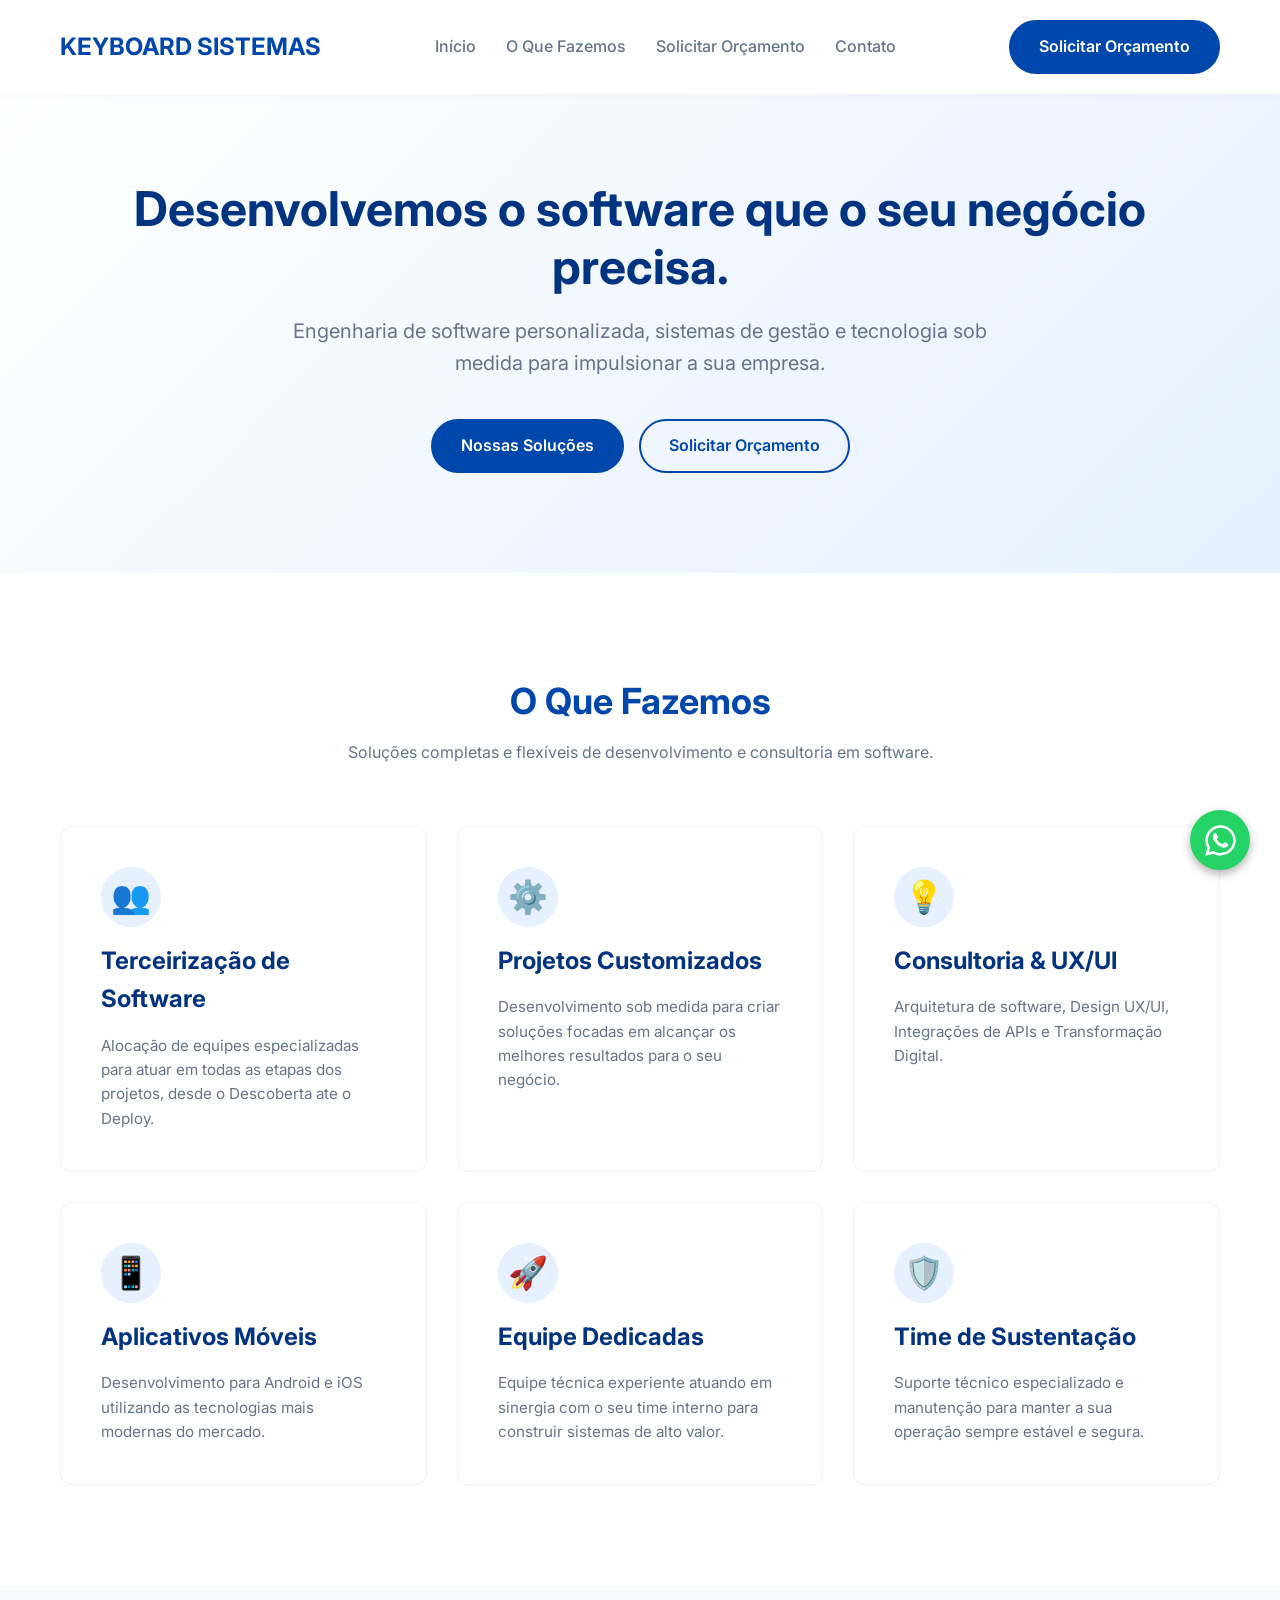
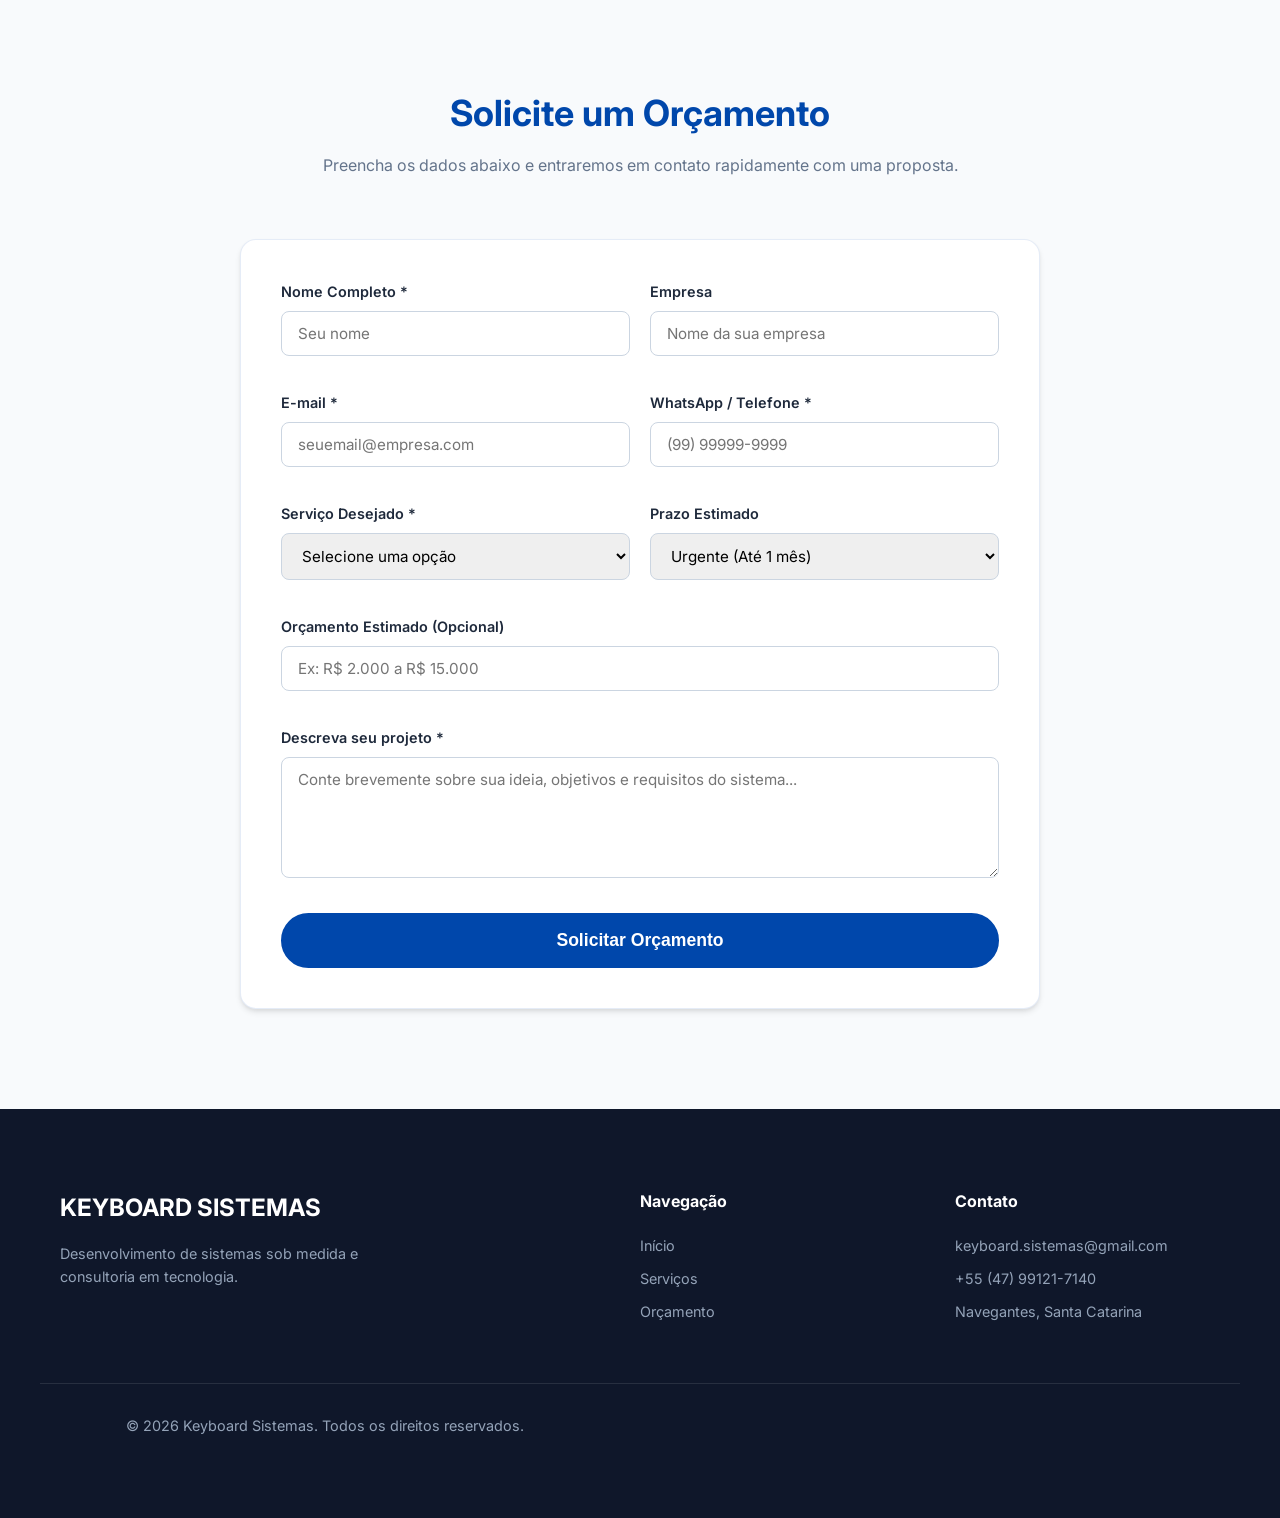
<file: index.html>
<!DOCTYPE html>
<html lang="pt-BR">
<head>
    <meta charset="UTF-8">
    <meta name="viewport" content="width=device-width, initial-scale=1.0">
    <title>Keyboard Sistemas | Soluções em Software</title>
    <link href="https://fonts.googleapis.com/css2?family=Inter:wght@300;400;600;700&display=swap" rel="stylesheet">
    <style>
        :root {
            --primaria: #0047AB;
            --primaria-escura: #003380;
            --branca: #ffffff;
            --fundo-leve: #f8fafc;
            --texto-principal: #1e293b;
            --texto-secundario: #64748b;
            --sombra: 0 4px 6px -1px rgba(0, 0, 0, 0.1), 0 2px 4px -1px rgba(0, 0, 0, 0.06);
            --transicao: all 0.3s ease;
        }

        * { margin: 0; padding: 0; box-sizing: border-box; }
        html { scroll-behavior: smooth; }
        body { font-family: 'Inter', sans-serif; background-color: var(--branca); color: var(--texto-principal); line-height: 1.6; }
        a { text-decoration: none; color: inherit; transition: var(--transicao); }
        ul { list-style: none; }
        .container { max-width: 1200px; margin: 0 auto; padding: 0 20px; }

        /* Botões */
        .btn { display: inline-block; padding: 12px 28px; border-radius: 50px; font-weight: 600; text-align: center; cursor: pointer; transition: var(--transicao); border: none; }
        .btn-primario { background-color: var(--primaria); color: var(--branca); border: 2px solid var(--primaria); }
        .btn-primario:hover { background-color: var(--primaria-escura); border-color: var(--primaria-escura); transform: translateY(-2px); }
        .btn-secundario { background-color: transparent; color: var(--primaria); border: 2px solid var(--primaria); }
        .btn-secundario:hover { background-color: rgba(0, 71, 171, 0.05); }

        /* Header */
        header { background-color: var(--branca); padding: 20px 0; position: fixed; width: 100%; top: 0; z-index: 1000; box-shadow: 0 2px 10px rgba(0,0,0,0.03); }
        header .container { display: flex; justify-content: space-between; align-items: center; }
        .logo { font-size: 1.5rem; font-weight: 700; color: var(--primaria); }
        nav ul { display: flex; gap: 30px; }
        nav a { font-weight: 500; color: var(--texto-secundario); }
        nav a:hover { color: var(--primaria); }

        /* Hero */
        .hero { background: linear-gradient(135deg, var(--branca) 0%, #e6f0ff 100%); padding: 180px 0 100px; text-align: center; }
        .hero h1 { font-size: 3rem; font-weight: 700; color: var(--primaria-escura); margin-bottom: 20px; line-height: 1.2; }
        .hero p { font-size: 1.25rem; color: var(--texto-secundario); max-width: 700px; margin: 0 auto 40px; }
        .hero-btns { display: flex; gap: 15px; justify-content: center; }

        /* Serviços */
        .servicos { padding: 100px 0; }
        .section-header { text-align: center; margin-bottom: 60px; }
        .section-header h2 { font-size: 2.25rem; color: var(--primaria); margin-bottom: 10px; }
        .section-header p { color: var(--texto-secundario); }
        .servicos-grid { display: grid; grid-template-columns: repeat(auto-fit, minmax(300px, 1fr)); gap: 30px; }
        .servico-card { background-color: var(--branca); padding: 40px; border-radius: 12px; border: 1px solid rgba(0,0,0,0.05); transition: var(--transicao); }
        .servico-card:hover { box-shadow: var(--sombra); transform: translateY(-5px); border-color: var(--primaria); }
        .servico-card h3 { font-size: 1.5rem; color: var(--primaria-escura); margin-bottom: 15px; }
        .servico-card p { color: var(--texto-secundario); font-size: 0.95rem; }
        .icon-box { font-size: 2rem; margin-bottom: 15px; background: #e6f0ff; width: 60px; height: 60px; display: flex; align-items: center; justify-content: center; border-radius: 50%; }

        /* Formulário de Orçamento */
        .orcamento-section { background-color: var(--fundo-leve); padding: 100px 0; }
        .form-container { background: var(--branca); padding: 40px; border-radius: 16px; box-shadow: var(--sombra); max-width: 800px; margin: 0 auto; border: 1px solid rgba(0, 71, 171, 0.1); }
        .form-grid { display: grid; grid-template-columns: repeat(auto-fit, minmax(280px, 1fr)); gap: 20px; margin-bottom: 20px; }
        .form-group { display: flex; flex-direction: column; margin-bottom: 15px; }
        .form-group.full-width { grid-column: 1 / -1; }
        .form-group label { font-size: 0.9rem; font-weight: 600; color: var(--texto-principal); margin-bottom: 8px; }
        .form-group input, .form-group select, .form-group textarea { width: 100%; padding: 12px 16px; border: 1px solid #cbd5e1; border-radius: 8px; font-family: inherit; font-size: 0.95rem; outline: none; transition: var(--transicao); }
        .form-group input:focus, .form-group select:focus, .form-group textarea:focus { border-color: var(--primaria); box-shadow: 0 0 0 3px rgba(0, 71, 171, 0.15); }
        .btn-submit { width: 100%; padding: 15px; font-size: 1.1rem; }

        /* Rodapé */
        footer { background-color: #0f172a; padding: 80px 0 30px; color: #94a3b8; font-size: 0.9rem; }
        footer .container { display: grid; grid-template-columns: 2fr 1fr 1fr; gap: 50px; margin-bottom: 50px; }
        .footer-col h4 { color: var(--branca); margin-bottom: 20px; font-size: 1rem; }
        .footer-col ul li { margin-bottom: 10px; }
        .footer-col a:hover { color: var(--branca); }
        .copy { text-align: center; border-top: 1px solid rgba(255,255,255,0.1); padding-top: 30px; }

        @media (max-width: 768px) {
            .hero h1 { font-size: 2.25rem; }
            nav { display: none; }
            footer .container { grid-template-columns: 1fr; gap: 30px; text-align: center; }
        }
        /* ... outros estilos aqui ... */

        /* --- BOTÃO FLUTUANTE DO WHATSAPP --- */
        .whatsapp-float {
            position: fixed;
            width: 60px;
            height: 60px;
            bottom: 30px;
            right: 30px;
            background-color: #25d366;
            color: #FFF;
            border-radius: 50px;
            text-align: center;
            font-size: 30px;
            box-shadow: 0 4px 10px rgba(0, 0, 0, 0.3);
            z-index: 9999;
            display: flex;
            align-items: center;
            justify-content: center;
            transition: all 0.3s ease;
            text-decoration: none;
        }

        .whatsapp-float:hover {
            background-color: #128c7e;
            transform: scale(1.1);
            box-shadow: 0 6px 14px rgba(0, 0, 0, 0.4);
        }

        .whatsapp-icon {
            width: 35px;
            height: 35px;
            fill: #ffffff;
        }
    </style>
</head>
<body>

    <!-- CABEÇALHO -->
    <header>
        <div class="container">
            <a href="#" class="logo">KEYBOARD SISTEMAS</a>
            <nav>
                <ul>
                    <li><a href="#inicio">Início</a></li>
                    <li><a href="#servicos">O Que Fazemos</a></li>
                    <li><a href="#orcamento">Solicitar Orçamento</a></li>
                    <li><a href="#contato">Contato</a></li>
                </ul>
            </nav>
            <a href="#orcamento" class="btn btn-primario">Solicitar Orçamento</a>
        </div>
    </header>

    <!-- HERO SECTION -->
    <section id="inicio" class="hero">
        <div class="container">
            <h1>Desenvolvemos o software que o seu negócio precisa.</h1>
            <p>Engenharia de software personalizada, sistemas de gestão e tecnologia sob medida para impulsionar a sua empresa.</p>
            <div class="hero-btns">
                <a href="#servicos" class="btn btn-primario">Nossas Soluções</a>
                <a href="#orcamento" class="btn btn-secundario">Solicitar Orçamento</a>
            </div>
        </div>
    </section>

    <!-- SERVIÇOS -->
    <section id="servicos" class="servicos">
        <div class="container">
            <div class="section-header">
                <h2>O Que Fazemos</h2>
                <p>Soluções completas e flexíveis de desenvolvimento e consultoria em software.</p>
            </div>
            <div class="servicos-grid">
                <div class="servico-card">
                    <div class="icon-box">👥</div>
                    <h3>Terceirização de Software</h3>
                    <p>Alocação de equipes especializadas para atuar em todas as etapas dos projetos, desde o Descoberta ate o Deploy.</p>
                </div>
                <div class="servico-card">
                    <div class="icon-box">⚙️</div>
                    <h3>Projetos Customizados</h3>
                    <p>Desenvolvimento sob medida para criar soluções focadas em alcançar os melhores resultados para o seu negócio.</p>
                </div>
                <div class="servico-card">
                    <div class="icon-box">💡</div>
                    <h3>Consultoria & UX/UI</h3>
                    <p>Arquitetura de software, Design UX/UI, Integrações de APIs e Transformação Digital.</p>
                </div>
                <div class="servico-card">
                    <div class="icon-box">📱</div>
                    <h3>Aplicativos Móveis</h3>
                    <p>Desenvolvimento para Android e iOS utilizando as tecnologias mais modernas do mercado.</p>
                </div>
                <div class="servico-card">
                    <div class="icon-box">🚀</div>
                    <h3>Equipe Dedicadas</h3>
                    <p>Equipe técnica experiente atuando em sinergia com o seu time interno para construir sistemas de alto valor.</p>
                </div>
                <div class="servico-card">
                    <div class="icon-box">🛡️</div>
                    <h3>Time de Sustentação</h3>
                    <p>Suporte técnico especializado e manutenção para manter a sua operação sempre estável e segura.</p>
                </div>
            </div>
        </div>
    </section>

    <!-- FORMULÁRIO DE ORÇAMENTO -->
    <section id="orcamento" class="orcamento-section">
        <div class="container">
            <div class="section-header">
                <h2>Solicite um Orçamento</h2>
                <p>Preencha os dados abaixo e entraremos em contato rapidamente com uma proposta.</p>
            </div>
            
            <div class="form-container">
                <!-- FORMULÁRIO INTEGRADO COM FORMSUBMIT -->
                <form id="contactForm" action="https://formsubmit.co/keyboard.sistemas@gmail.com" method="POST">
                    
                    <!-- Configurações do FormSubmit -->
                    <input type="hidden" name="_subject" value="Novo Orçamento - Keyboard Sistemas">
                    <input type="hidden" name="_next" value="https://rodrigokeyboard.github.io/keyboard-sistemas/obrigado.html">
                    <input type="hidden" name="_captcha" value="false">
                    <!-- Proteção contra Spam (Honeypot) -->
                    <input type="text" name="_honey" style="display:none">

                    <div class="form-grid">
                        <div class="form-group">
                            <label for="nome">Nome Completo *</label>
                            <input type="text" id="nome" name="Nome" required placeholder="Seu nome">
                        </div>

                        <div class="form-group">
                            <label for="empresa">Empresa</label>
                            <input type="text" id="empresa" name="Empresa" placeholder="Nome da sua empresa">
                        </div>

                        <div class="form-group">
                            <label for="email">E-mail *</label>
                            <input type="email" id="email" name="Email" required placeholder="seuemail@empresa.com">
                        </div>

                        <div class="form-group">
                            <label for="whatsapp">WhatsApp / Telefone *</label>
                            <input type="tel" id="whatsapp" name="WhatsApp" required placeholder="(99) 99999-9999">
                        </div>

                        <div class="form-group">
                            <label for="servico">Serviço Desejado *</label>
                            <select id="servico" name="Servico_Desejado" required>
                                <option value="" disabled selected>Selecione uma opção</option>
                                <option value="Terceirização de Software">Terceirização de Software</option>
                                <option value="Projetos Customizados">Projetos Customizados</option>
                                <option value="Consultoria & UX/UI">Consultoria & UX/UI</option>
                                <option value="Aplicativos Móveis">Aplicativos Móveis</option>
                                <option value="Criaçao de Site">Criaçao de site</option>
                                <option value="Time de Sustentação">Time de Sustentação</option>
                            </select>
                        </div>

                        <div class="form-group">
                            <label for="prazo">Prazo Estimado</label>
                            <select id="prazo" name="Prazo">
                                <option value="Urgente (Até 1 mês)">Urgente (Até 1 mês)</option>
                                <option value="1 a 3 meses">1 a 3 meses</option>
                                <option value="Mais de 3 meses">Mais de 3 meses</option>
                                <option value="Ainda estou avaliando">Ainda estou avaliando</option>
                            </select>
                        </div>

                        <div class="form-group full-width">
                            <label for="orcamento_estimado">Orçamento Estimado (Opcional)</label>
                            <input type="text" id="orcamento_estimado" name="Orcamento_Estimado" placeholder="Ex: R$ 2.000 a R$ 15.000">
                        </div>

                        <div class="form-group full-width">
                            <label for="descricao">Descreva seu projeto *</label>
                            <textarea id="descricao" name="Descricao_Projeto" rows="5" required placeholder="Conte brevemente sobre sua ideia, objetivos e requisitos do sistema..."></textarea>
                        </div>
                    </div>

                    <button type="submit" id="submitBtn" class="btn btn-primario btn-submit">Solicitar Orçamento</button>
                </form>
            </div>
        </div>
    </section>

    <!-- RODAPÉ -->
    <footer id="contato">
        <div class="container">
            <div class="footer-col">
                <a href="#" class="logo" style="color:#fff;">KEYBOARD SISTEMAS</a>
                <p style="margin-top: 15px; max-width: 300px;">Desenvolvimento de sistemas sob medida e consultoria em tecnologia.</p>
            </div>
            <div class="footer-col">
                <h4>Navegação</h4>
                <ul>
                    <li><a href="#inicio">Início</a></li>
                    <li><a href="#servicos">Serviços</a></li>
                    <li><a href="#orcamento">Orçamento</a></li>
                </ul>
            </div>
            <div class="footer-col">
                <h4>Contato</h4>
                <ul>
                    <li>keyboard.sistemas@gmail.com</li>
                    <li>+55 (47) 99121-7140</li>
                    <li>Navegantes, Santa Catarina</li>
                </ul>
            </div>
        </div>
        <div class="copy container">
            <p>&copy; 2026 Keyboard Sistemas. Todos os direitos reservados.</p>
        </div>
    </footer>

    <!-- SCRIPT DE ENVIO -->
    <script>
        const form = document.getElementById('contactForm');
        const submitBtn = document.getElementById('submitBtn');

        form.addEventListener('submit', function() {
            submitBtn.innerText = 'Enviando...';
            submitBtn.disabled = true;
            submitBtn.style.opacity = '0.7';
        });
    </script>
    <!-- BOTÃO FLUTUANTE WHATSAPP COM ÍCONE OFICIAL -->
<a href="https://wa.me/5547991217140?text=Ol%C3%A1!%20Gostaria%20de%20saber%20mais%20sobre%20as%20solu%C3%A7%C3%B5es%20da%20Keyboard%20Sistemas." 
   class="whatsapp-float" 
   target="_blank" 
   rel="noopener noreferrer"
   aria-label="Falar pelo WhatsApp">
    <!-- SVG do Ícone Oficial do WhatsApp -->
    <svg class="whatsapp-icon" xmlns="http://www.w3.org/2000/svg" viewBox="0 0 448 512">
        <path d="M380.9 97.1C339 55.1 283.2 32 223.9 32c-122.4 0-222 99.6-222 222 0 39.1 10.2 77.3 29.6 111L0 480l117.7-30.9c32.4 17.7 68.9 27 106.1 27h.1c122.3 0 224.1-99.6 224.1-222 0-59.3-25.2-115-67.1-157zm-157 341.6c-33.2 0-65.7-8.9-94-25.7l-6.7-4-69.8 18.3 18.6-68.1-4.4-7c-18.5-29.4-28.2-63.3-28.2-98.2 0-101.7 82.8-184.5 184.6-184.5 49.3 0 95.6 19.2 130.4 54.1 34.8 34.9 56.2 81.2 56.1 130.5 0 101.8-84.9 184.6-186.6 184.6zm101.2-138.2c-5.5-2.8-32.8-16.2-37.9-18-5.1-1.9-8.8-2.8-12.5 2.8-3.7 5.6-14.3 18-17.6 21.8-3.2 3.7-6.5 4.2-12 1.4-32.6-16.3-54-29.1-75.5-66-5.7-9.8 5.7-9.1 16.3-30.3 1.8-3.7.9-6.9-.5-9.7-1.4-2.8-12.5-30.1-17.1-41.2-4.5-10.8-9.1-9.3-12.5-9.5-3.2-.2-6.9-.2-10.6-.2-3.7 0-9.7 1.4-14.8 6.9-5.1 5.6-19.4 19-19.4 46.3 0 27.3 19.9 53.7 22.6 57.4 2.8 3.7 39.1 59.7 94.8 83.8 35.2 15.2 49 16.5 66.6 13.9 10.7-1.6 32.8-13.4 37.4-26.4 4.6-13 4.6-24.1 3.2-26.4-1.3-2.5-5-3.9-10.5-6.6z"/>
    </svg>
</a>
</body>
</html>
</file>
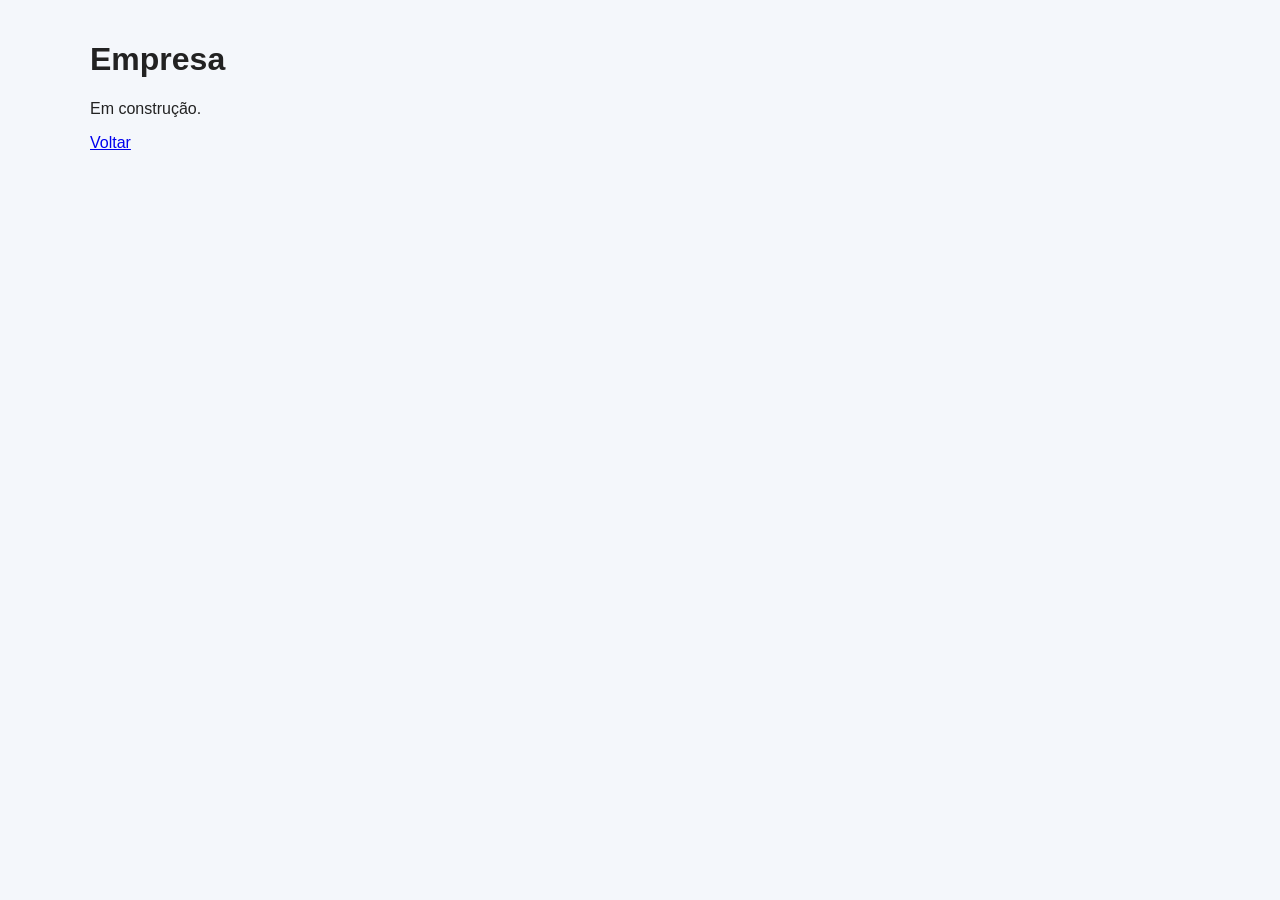
<file: empresa.html>
<!doctype html><html><head><link rel='stylesheet' href='style.css'><meta charset='utf8'><title>Empresa</title></head><body><div class='container'><h1>Empresa</h1><p>Em construção.</p><a href='index.html'>Voltar</a></div></body></html>
</file>
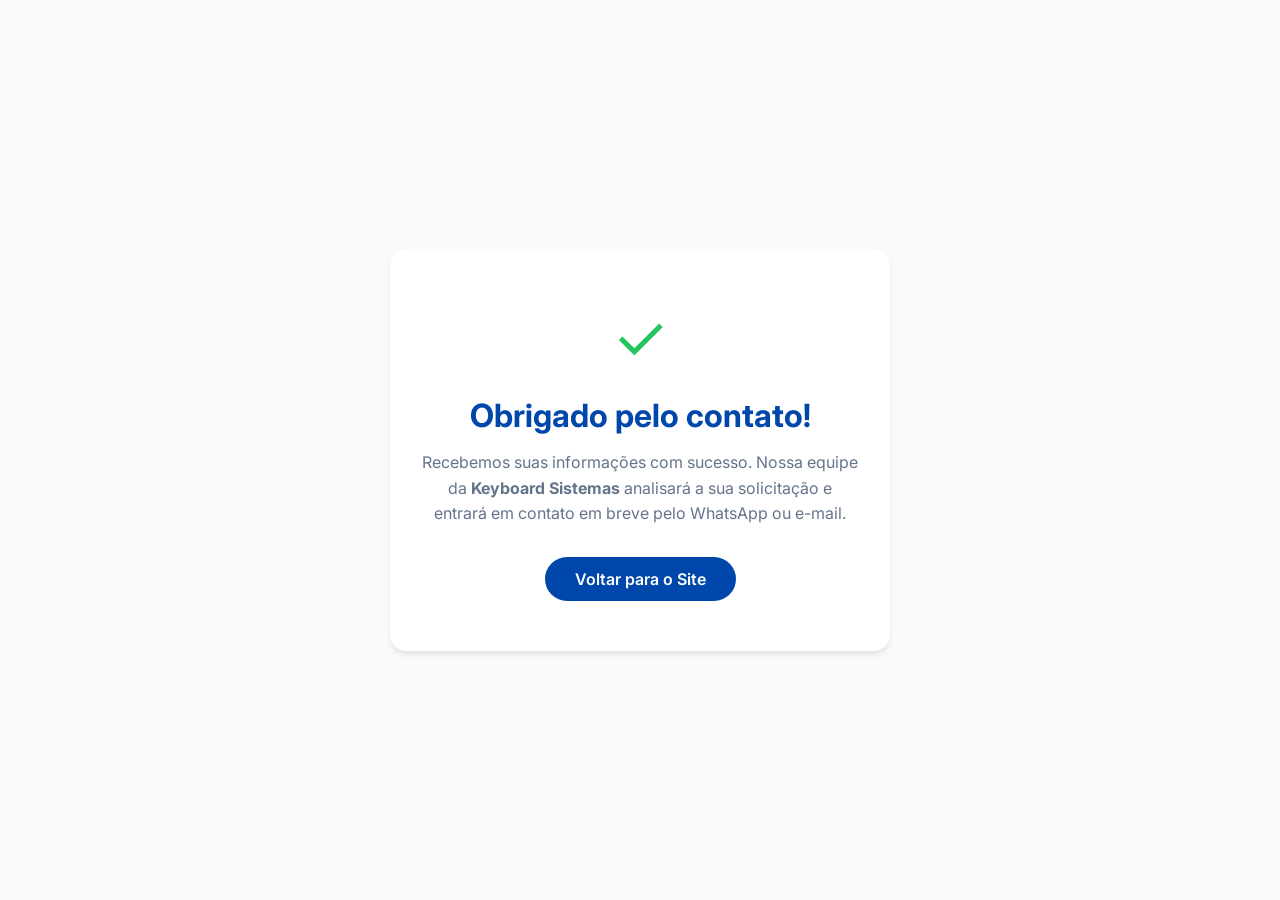
<file: obrigado.html>
<!DOCTYPE html>
<html lang="pt-BR">
<head>
    <meta charset="UTF-8">
    <meta name="viewport" content="width=device-width, initial-scale=1.0">
    <title>Mensagem Enviada | Keyboard Sistemas</title>
    <link href="https://fonts.googleapis.com/css2?family=Inter:wght@400;600;700&display=swap" rel="stylesheet">
    <style>
        :root {
            --primaria: #0047AB;
            --primaria-escura: #003380;
            --branca: #ffffff;
            --fundo-leve: #f8fafc;
            --texto-principal: #1e293b;
            --texto-secundario: #64748b;
        }

        * { margin: 0; padding: 0; box-sizing: border-box; }
        body { font-family: 'Inter', sans-serif; background-color: var(--fundo-leve); color: var(--texto-principal); display: flex; align-items: center; justify-content: center; min-height: 100vh; text-align: center; padding: 20px; }
        .card-obrigado { background: var(--branca); padding: 50px 30px; border-radius: 16px; box-shadow: 0 4px 6px -1px rgba(0,0,0,0.1); max-width: 500px; width: 100%; }
        .icon { font-size: 4rem; color: #22c55e; margin-bottom: 20px; }
        h1 { color: var(--primaria); margin-bottom: 15px; font-size: 2rem; }
        p { color: var(--texto-secundario); margin-bottom: 30px; line-height: 1.6; }
        .btn { display: inline-block; padding: 12px 30px; background-color: var(--primaria); color: var(--branca); border-radius: 50px; text-decoration: none; font-weight: 600; transition: 0.3s; }
        .btn:hover { background-color: var(--primaria-escura); }
    </style>
</head>
<body>

    <div class="card-obrigado">
        <div class="icon">✓</div>
        <h1>Obrigado pelo contato!</h1>
        <p>Recebemos suas informações com sucesso. Nossa equipe da <strong>Keyboard Sistemas</strong> analisará a sua solicitação e entrará em contato em breve pelo WhatsApp ou e-mail.</p>
        <a href="index.html" class="btn">Voltar para o Site</a>
    </div>

</body>
</html>
</file>
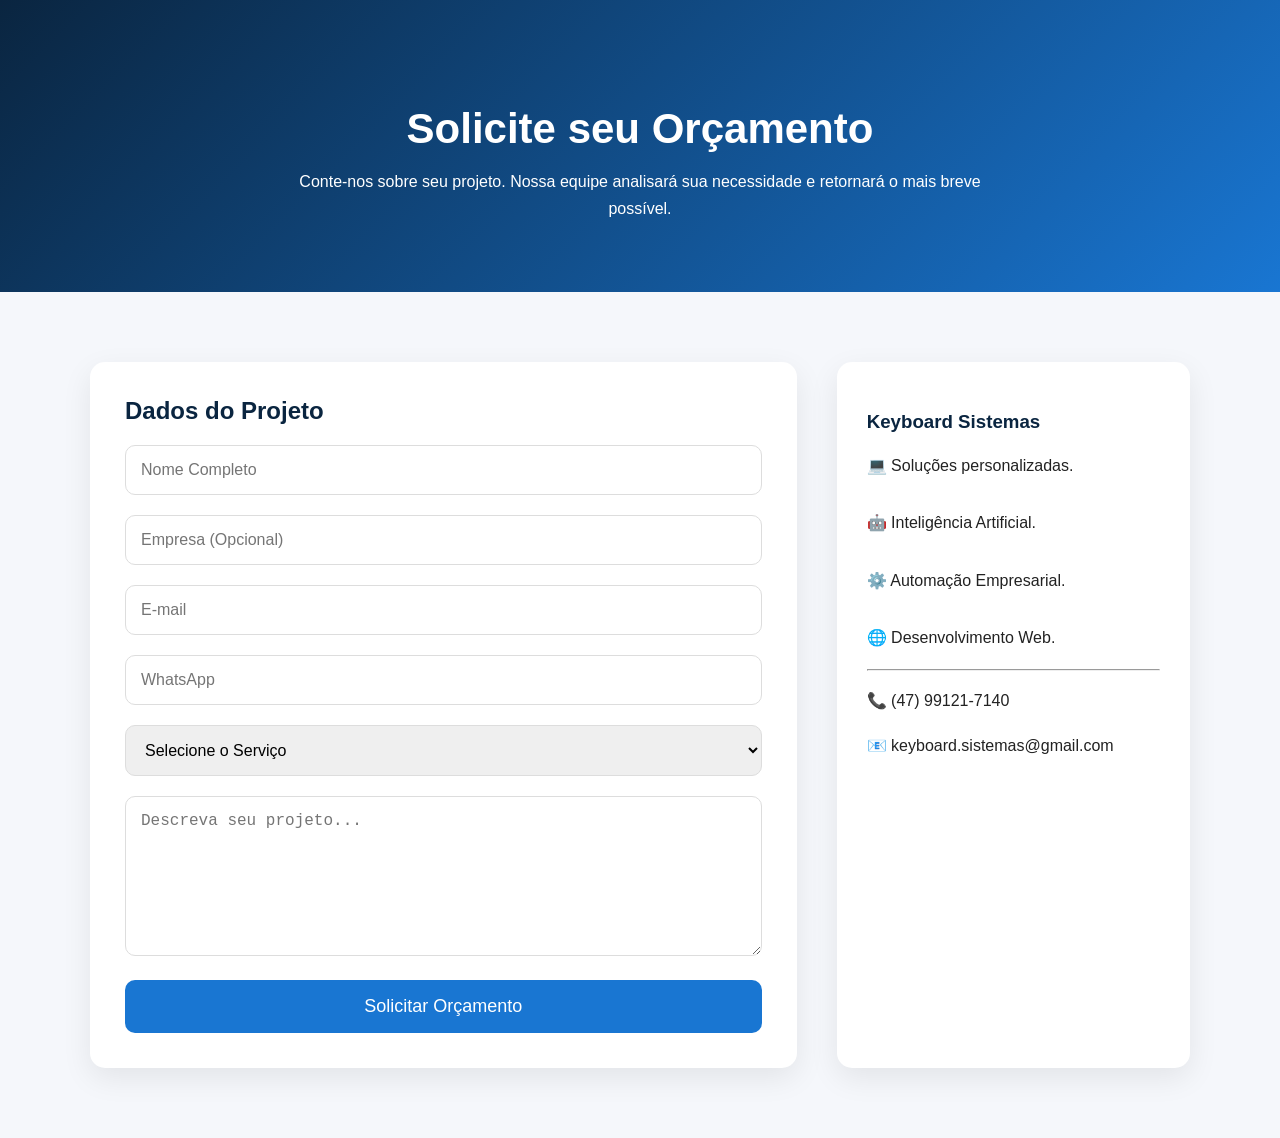
<file: orcamento.html>
<!DOCTYPE html>
<html lang="pt-BR">
<head>
<meta charset="UTF-8">
<meta name="viewport" content="width=device-width, initial-scale=1.0">
<title>Solicite um Orçamento | Keyboard Sistemas</title>

<link rel="stylesheet" href="style.css">

<style>
body{
    margin:0;
    font-family:Arial,Helvetica,sans-serif;
    background:#f5f7fb;
}

.hero{
    background:linear-gradient(135deg,#0A2540,#1976D2);
    color:#fff;
    text-align:center;
    padding:70px 20px;
}

.hero h1{
    font-size:42px;
    margin-bottom:15px;
}

.hero p{
    max-width:700px;
    margin:auto;
    line-height:1.7;
}

.container{
    max-width:1100px;
    margin:50px auto;
    display:grid;
    grid-template-columns:2fr 1fr;
    gap:40px;
    padding:20px;
}

.formulario{
    background:#fff;
    padding:35px;
    border-radius:15px;
    box-shadow:0 10px 30px rgba(0,0,0,.08);
}

.formulario h2{
    margin-top:0;
    color:#0A2540;
}

input,select,textarea{
    width:100%;
    padding:15px;
    margin-bottom:20px;
    border:1px solid #ddd;
    border-radius:10px;
    font-size:16px;
    box-sizing:border-box;
}

textarea{
    min-height:160px;
}

button{
    width:100%;
    background:#1976D2;
    color:white;
    border:none;
    padding:16px;
    border-radius:10px;
    font-size:18px;
    cursor:pointer;
}

button:hover{
    background:#125aa3;
}

.info{
    background:#fff;
    padding:30px;
    border-radius:15px;
    box-shadow:0 10px 30px rgba(0,0,0,.08);
}

.info h3{
    color:#0A2540;
}

.info p{
    line-height:1.8;
}

@media(max-width:900px){

.container{
grid-template-columns:1fr;
}

}
</style>

</head>

<body>

<section class="hero">

<h1>Solicite seu Orçamento</h1>

<p>
Conte-nos sobre seu projeto.
Nossa equipe analisará sua necessidade e retornará o mais breve possível.
</p>

</section>

<div class="container">

<div class="formulario">

<h2>Dados do Projeto</h2>

<form>

<input type="text" placeholder="Nome Completo">

<input type="text" placeholder="Empresa (Opcional)">

<input type="email" placeholder="E-mail">

<input type="text" placeholder="WhatsApp">

<select>
<option>Selecione o Serviço</option>
<option>Sistema Personalizado</option>
<option>Site Profissional</option>
<option>Automação Empresarial</option>
<option>Inteligência Artificial</option>
<option>Aplicativo</option>
<option>Outro</option>
</select>

<textarea placeholder="Descreva seu projeto..."></textarea>

<button type="submit">
Solicitar Orçamento
</button>

</form>

</div>

<div class="info">

<h3>Keyboard Sistemas</h3>

<p>
💻 Soluções personalizadas.<br><br>

🤖 Inteligência Artificial.<br><br>

⚙️ Automação Empresarial.<br><br>

🌐 Desenvolvimento Web.
</p>

<hr>

<p>

📞 (47) 99121-7140

</p>

<p>

📧 keyboard.sistemas@gmail.com

</p>

</div>

</div>

</body>
</html>
</file>
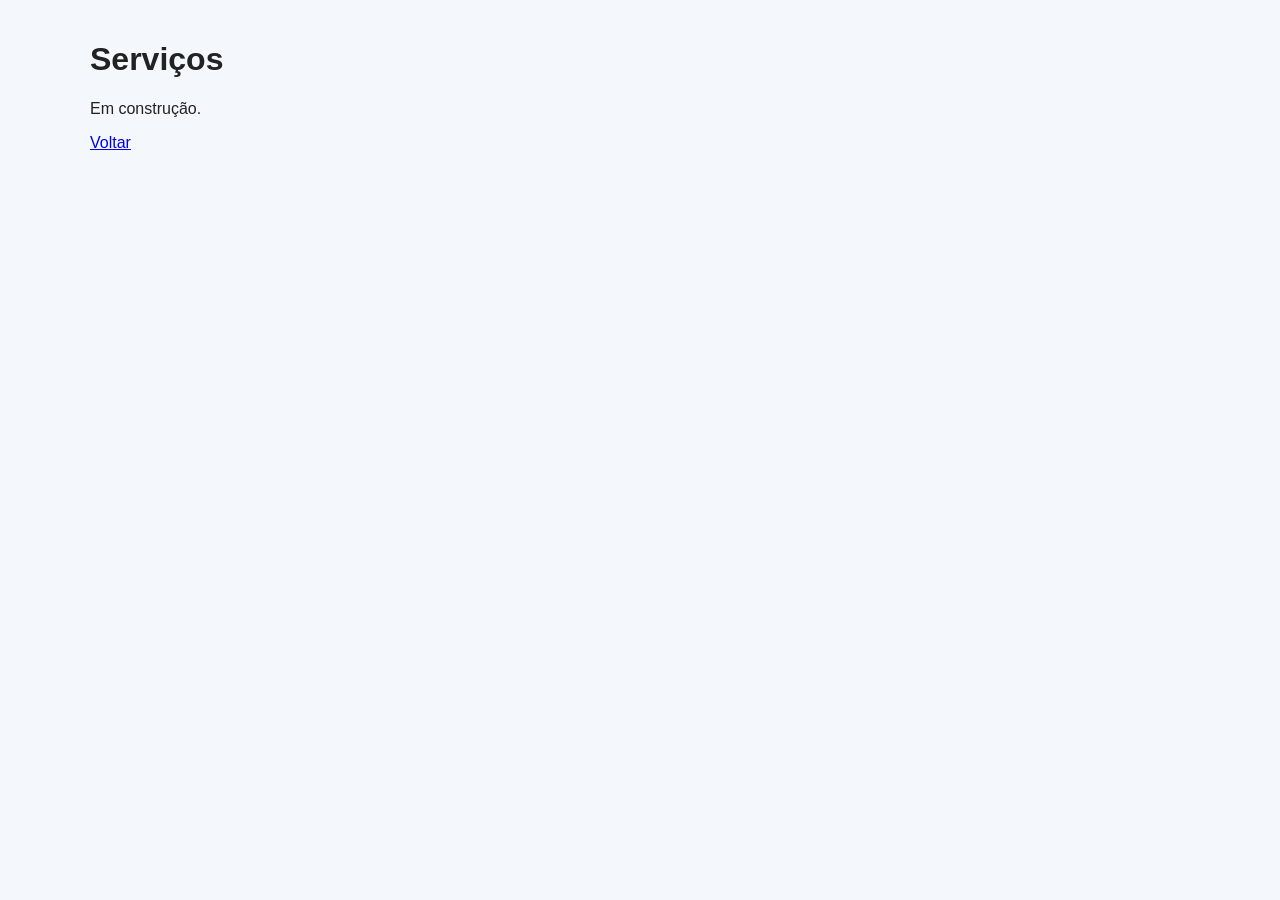
<file: servicos.html>
<!doctype html><html><head><link rel='stylesheet' href='style.css'><meta charset='utf8'><title>Serviços</title></head><body><div class='container'><h1>Serviços</h1><p>Em construção.</p><a href='index.html'>Voltar</a></div></body></html>
</file>
<file: style.css>
body{margin:0;font-family:Arial,sans-serif;background:#f4f7fb;color:#222}header{background:#0b2447;color:#fff}.container{max-width:1100px;margin:auto;padding:20px}.nav{display:flex;justify-content:space-between;align-items:center}nav a{color:#fff;margin:0 10px;text-decoration:none}.btn{background:#16a34a;padding:10px 18px;border-radius:8px}.hero{background:linear-gradient(135deg,#0b2447,#2563eb);color:#fff;padding:80px 20px;text-align:center}.cards{display:grid;grid-template-columns:repeat(auto-fit,minmax(220px,1fr));gap:20px;padding:40px 20px}.card{background:#fff;padding:20px;border-radius:10px;box-shadow:0 2px 8px rgba(0,0,0,.1)}footer{background:#0b2447;color:#fff;text-align:center}
</file>
